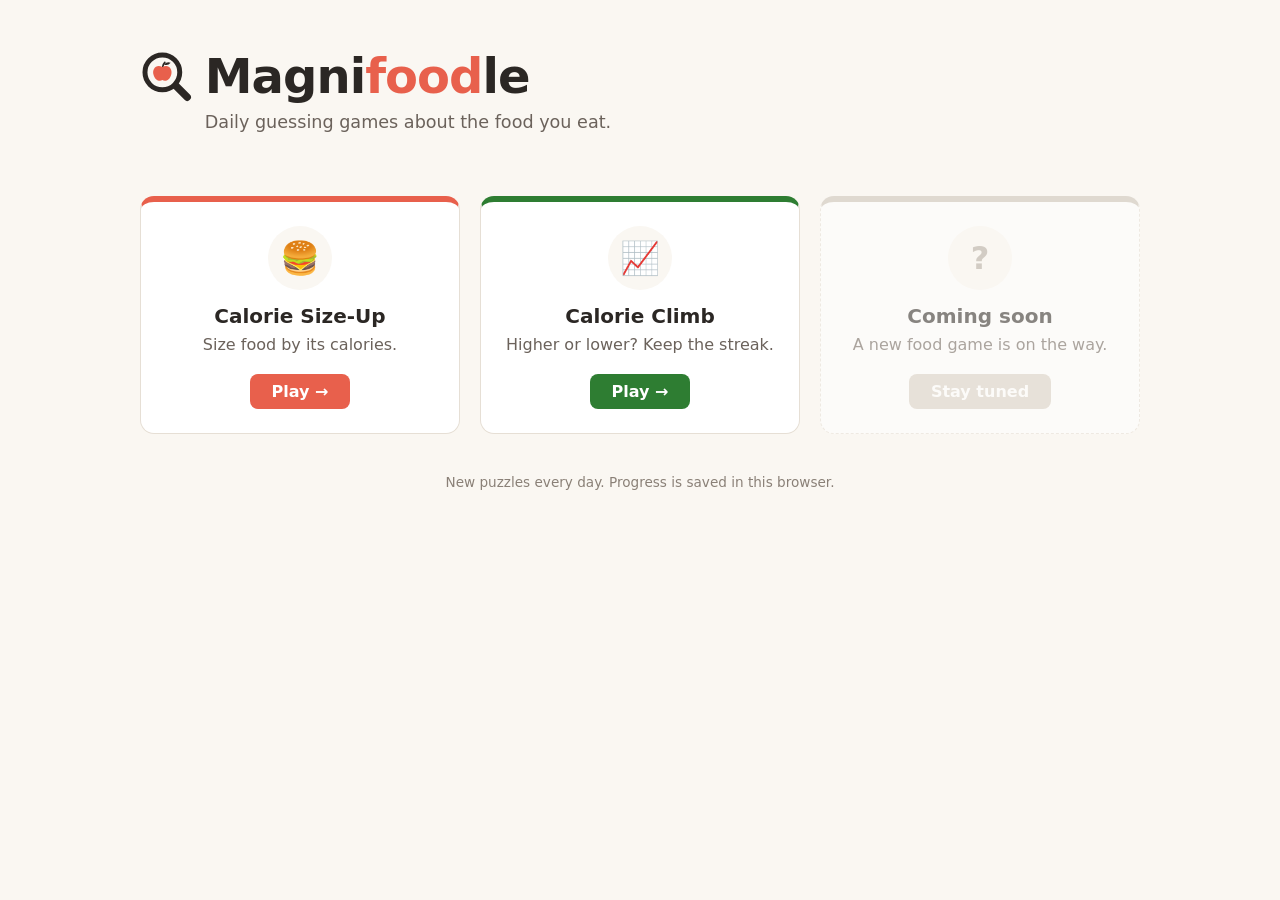
<file: index.html>
<!DOCTYPE html>
<html lang="en">
<head>
  <meta charset="UTF-8" />
  <meta name="viewport" content="width=device-width, initial-scale=1" />
  <title>Magnifoodle — daily food games</title>
  <link rel="icon" type="image/svg+xml" href="logo.svg" />
  <link rel="stylesheet" href="home.css" />
</head>
<body>
  <header>
    <h1><img class="logo" src="logo.svg" alt="" />Magni<span>food</span>le</h1>
    <p class="tagline">Daily guessing games about the food you eat.</p>
  </header>

  <main class="grid" id="games"></main>

  <footer>New puzzles every day. Progress is saved in this browser.</footer>

  <script>
    // To add a game: create games/<folder>/index.html and add an entry here.
    // Set comingSoon: true to show a greyed-out placeholder card.
    const GAMES = [
      {
        title: "Calorie Size-Up",
        href: "games/calories/index.html",
        description: "Size food by its calories.",
        icon: "🍔",
        color: "#e8604c",
      },
      {
        title: "Calorie Climb",
        href: "games/climb/index.html",
        description: "Higher or lower? Keep the streak.",
        icon: "📈",
        color: "#2e7d32",
      },
      { title: "Coming soon", description: "A new food game is on the way.", comingSoon: true },
    ];

    const grid = document.getElementById("games");
    for (const g of GAMES) {
      const card = document.createElement(g.comingSoon ? "div" : "a");
      card.className = "card" + (g.comingSoon ? " soon" : "");
      if (!g.comingSoon) card.href = g.href;
      card.style.setProperty("--accent", g.color || "#c9c1b6");
      card.innerHTML = `
        <div class="icon">${g.comingSoon ? "?" : g.icon}</div>
        <h2>${g.title}</h2>
        <p>${g.description}</p>
        <span class="play">${g.comingSoon ? "Stay tuned" : "Play →"}</span>`;
      grid.appendChild(card);
    }
  </script>
</body>
</html>
</file>
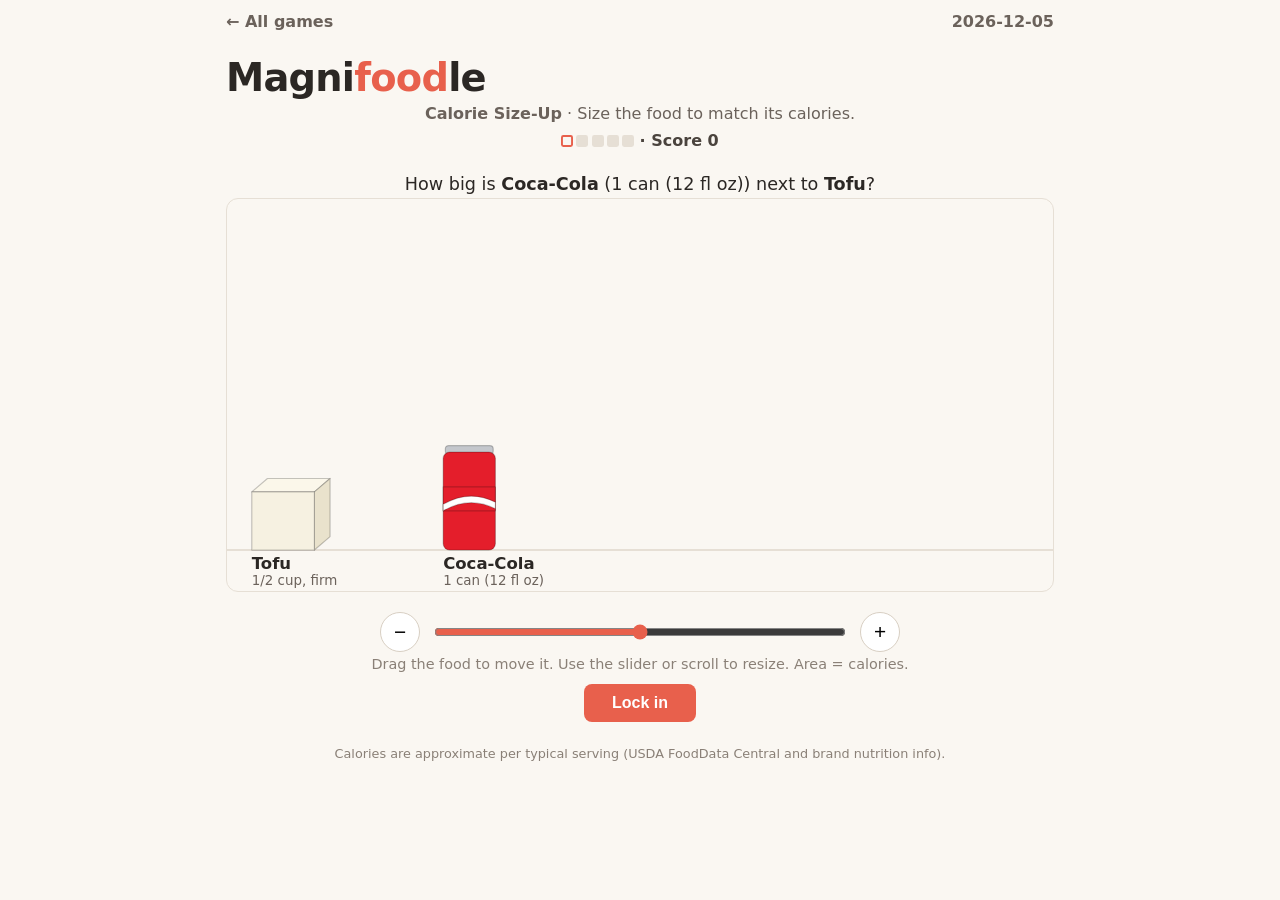
<file: games/calories/index.html>
<!DOCTYPE html>
<html lang="en">
<head>
  <meta charset="UTF-8" />
  <meta name="viewport" content="width=device-width, initial-scale=1" />
  <title>Calorie Size-Up — Magnifoodle</title>
  <link rel="icon" type="image/svg+xml" href="../../logo.svg" />
  <link rel="stylesheet" href="styles.css" />
</head>
<body>
  <nav class="back"><a href="../../index.html">← All games</a><span class="date" id="dateLabel"></span></nav>
  <header>
    <h1>Magni<span>food</span>le</h1>
    <p class="tagline"><b>Calorie Size-Up</b> · Size the food to match its calories.</p>
    <p class="meta"><span class="progress" id="progress" role="img" aria-label="Round 1 of 5"><i></i><i></i><i></i><i></i><i></i></span> · Score <span id="totalScore">0</span></p>
  </header>

  <main id="game">
    <p class="prompt" id="prompt"></p>

    <svg id="stage" viewBox="0 0 800 380" role="img" aria-label="Food size comparison">
      <line x1="0" y1="340" x2="800" y2="340" class="ground" />
      <g id="refGroup"></g>
      <g id="targetGroup"></g>
      <g id="ghostGroup"></g>
    </svg>

    <div class="controls" id="controls">
      <button id="smaller" aria-label="Make smaller">−</button>
      <input type="range" id="sizeSlider" min="-1000" max="1000" value="0" aria-label="Target size" />
      <button id="bigger" aria-label="Make bigger">+</button>
    </div>
    <p class="hint" id="hint">Drag the food to move it. Use the slider or scroll to resize. Area = calories.</p>

    <button id="lockBtn" class="primary">Lock in</button>

    <div id="result" class="result hidden">
      <p id="resultText"></p>
      <button id="nextBtn" class="primary">Next round</button>
    </div>
  </main>

  <section id="summary" class="hidden">
    <h2>Today's result</h2>
    <p class="big" id="finalScore"></p>
    <table id="summaryTable"></table>
    <div class="share-row">
      <button id="shareBtn" class="primary">Share</button>
      <button id="copyBtn" class="secondary">Copy result</button>
    </div>
    <p class="hint" id="shareMsg"></p>
    <p class="hint">A new set of five comes out tomorrow.</p>
  </section>

  <footer>
    Calories are approximate per typical serving (USDA FoodData Central and brand nutrition info).
  </footer>

  <script src="foods.js"></script>
  <script src="shapes.js"></script>
  <script src="shapes-extra.js"></script>
  <script src="game.js"></script>
</body>
</html>
</file>
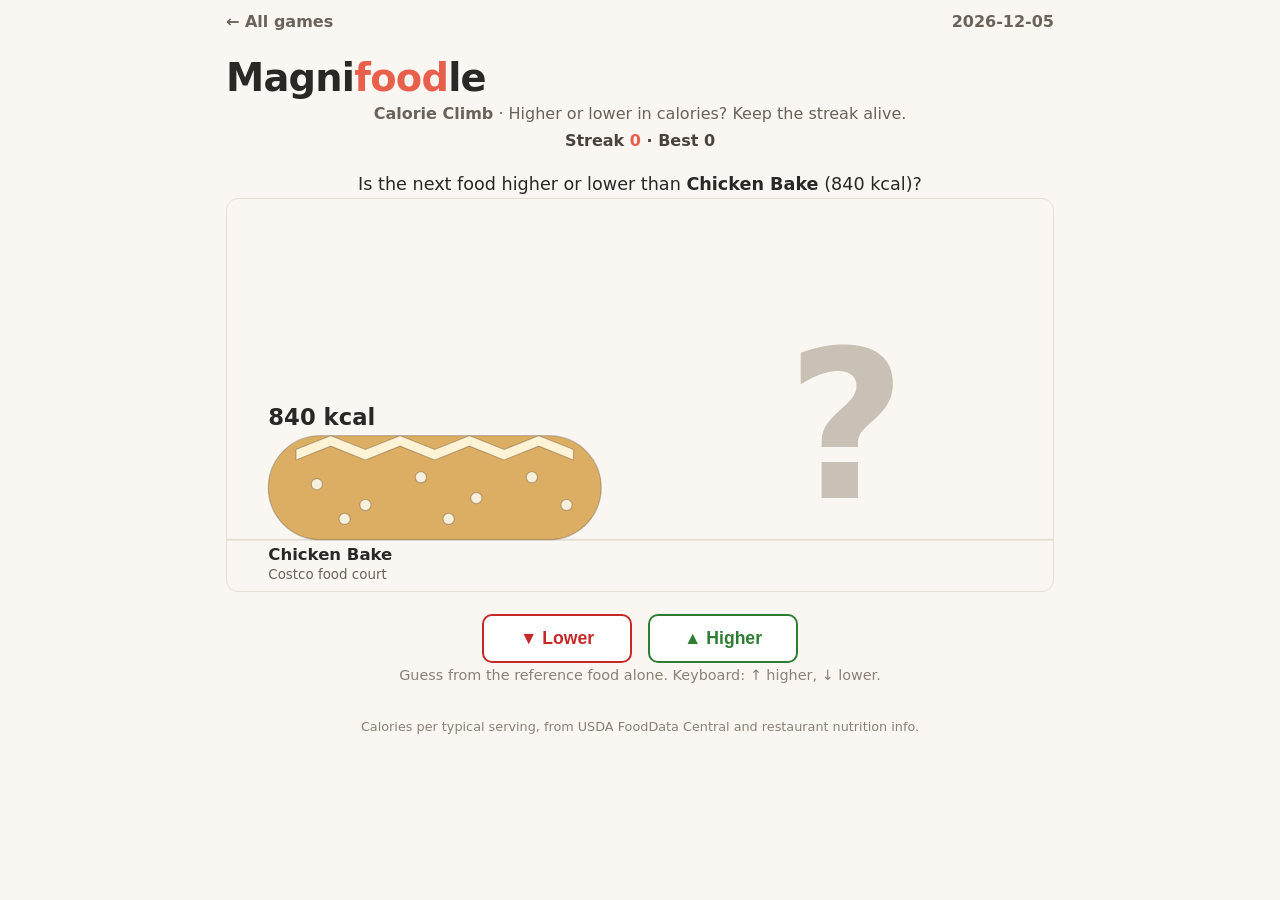
<file: games/climb/index.html>
<!DOCTYPE html>
<html lang="en">
<head>
  <meta charset="UTF-8" />
  <meta name="viewport" content="width=device-width, initial-scale=1" />
  <title>Calorie Climb — Magnifoodle</title>
  <link rel="icon" type="image/svg+xml" href="../../logo.svg" />
  <!-- Shares the base look (header, buttons, stage) with Calorie Size-Up -->
  <link rel="stylesheet" href="../calories/styles.css" />
  <link rel="stylesheet" href="climb.css" />
</head>
<body>
  <nav class="back"><a href="../../index.html">← All games</a><span class="date" id="dateLabel"></span></nav>
  <header>
    <h1>Magni<span>food</span>le</h1>
    <p class="tagline"><b>Calorie Climb</b> · Higher or lower in calories? Keep the streak alive.</p>
    <p class="meta">Streak <span class="streak" id="streak">0</span> · Best <span id="best">0</span></p>
  </header>

  <main id="game">
    <p class="prompt" id="prompt"></p>

    <svg id="stage" viewBox="0 0 800 380" role="img" aria-label="Current food and next food">
      <line x1="0" y1="330" x2="800" y2="330" class="ground" />
      <g id="curGroup"></g>
      <g id="nextGroup"></g>
      <text id="feedback" x="400" y="40" text-anchor="middle" class="feedback"></text>
    </svg>

    <div class="choices" id="choices">
      <button id="lowerBtn" class="choice lower">▼ Lower</button>
      <button id="higherBtn" class="choice higher">▲ Higher</button>
    </div>
    <p class="hint" id="hint">Guess from the reference food alone. Keyboard: ↑ higher, ↓ lower.</p>
  </main>

  <section id="summary" class="hidden">
    <h2 id="summaryTitle">Run over</h2>
    <p class="big" id="finalStreak"></p>
    <p class="hint" id="bestLine"></p>
    <div class="share-row">
      <button id="shareBtn" class="primary">Share</button>
      <button id="copyBtn" class="secondary">Copy result</button>
    </div>
    <p class="hint" id="shareMsg"></p>
    <h3>Your climb</h3>
    <table id="recap"></table>
    <p class="hint">A new climb starts tomorrow.</p>
  </section>

  <footer>
    Calories per typical serving, from USDA FoodData Central and restaurant nutrition info.
  </footer>

  <script src="../calories/foods.js"></script>
  <script src="../calories/shapes.js"></script>
  <script src="../calories/shapes-extra.js"></script>
  <script src="climb.js"></script>
</body>
</html>
</file>
<file: home.css>
* { box-sizing: border-box; }

body {
  margin: 0;
  font-family: system-ui, -apple-system, "Segoe UI", sans-serif;
  background: #faf7f2;
  color: #2b2724;
  text-align: center;
}

:root { --content-w: 1000px; --side: 24px; }   /* page width and side margins: change here */

header { padding: 48px 0 64px; }   /* bottom = space between the title block and the game cards */
h1 { margin: 0 auto; font-size: 3rem; letter-spacing: -0.02em; max-width: calc(var(--content-w) + 2 * var(--side)); padding: 0 var(--side); text-align: left; }  /* lines up with the cards */
h1 span { color: #e8604c; }
h1 .logo { height: 1.1em; width: auto; vertical-align: -0.2em; margin-right: 0.25em; }
.tagline { margin: 8px auto 0; color: #6b625b; font-size: 1.1rem; max-width: calc(var(--content-w) + 2 * var(--side)); padding: 0 var(--side) 0 calc(var(--side) + 4.05rem); text-align: left; }  /* starts under "Magnifoodle": logo 1.1em + gap 0.25em, at the 3rem title size */

.grid {
  display: grid;
  grid-template-columns: repeat(auto-fit, minmax(240px, 1fr));
  gap: 20px;
  max-width: calc(var(--content-w) + 2 * var(--side));
  margin: 0 auto;
  padding: 0 var(--side);
}

.card {
  display: flex; flex-direction: column; align-items: center;
  background: #fff;
  border: 1px solid #e6dfd5;
  border-top: 6px solid var(--accent);
  border-radius: 14px;
  padding: 24px 20px;
  color: inherit;
  text-decoration: none;
  transition: transform 0.12s ease, box-shadow 0.12s ease;
}
a.card:hover { transform: translateY(-3px); box-shadow: 0 8px 20px rgba(0, 0, 0, 0.08); }

.icon {
  width: 64px; height: 64px; border-radius: 50%;
  display: grid; place-items: center;
  font-size: 2rem; font-weight: 700;
  background: #faf7f2;
}
.card h2 { margin: 14px 0 6px; font-size: 1.25rem; }
.card p { margin: 0 0 18px; color: #6b625b; line-height: 1.4; flex: 1; }

.play {
  background: var(--accent); color: #fff;
  border-radius: 8px; padding: 8px 22px; font-weight: 600;
}

.card.soon { opacity: 0.55; border-style: dashed; border-top-style: solid; }
.card.soon .icon { color: #b3aa9f; }
.card.soon .play { background: #d8d0c5; }

footer { color: #8a8077; font-size: 0.85rem; padding: 40px 16px; }
</file>
<file: games/calories/styles.css>
* { box-sizing: border-box; }

body {
  margin: 0;
  font-family: system-ui, -apple-system, "Segoe UI", sans-serif;
  background: #faf7f2;
  color: #2b2724;
  text-align: center;
}

header { padding: 24px 16px 8px; }
h1 { margin: 0 auto; font-size: 2.4rem; letter-spacing: -0.02em; max-width: 860px; padding: 0 16px; text-align: left; }  /* lines up with the game box */
h1 span { color: #e8604c; }
.tagline { margin: 4px 0; color: #6b625b; }
.meta { margin: 8px 0 0; font-weight: 600; color: #4a433d; }

main, #summary { max-width: 860px; margin: 0 auto; padding: 0 16px; }

.prompt { font-size: 1.1rem; margin: 16px 0 4px; }

#stage {
  width: 100%;
  height: auto;
  background: #faf7f2;
  border: 1px solid #e6dfd5;
  border-radius: 12px;
  touch-action: none;
}
.ground { stroke: #e6dfd5; stroke-width: 2; }

.food-part { stroke: rgba(0,0,0,0.22); stroke-width: 1.2; stroke-linejoin: round; vector-effect: non-scaling-stroke; }
.food-name { font-weight: 700; font-size: 16px; fill: #2b2724; }
.food-serving { font-size: 13px; fill: #6b625b; }
.food-kcal { font-weight: 700; font-size: 15px; fill: #2b2724; }
.ghost { opacity: 0.45; pointer-events: none; }

.controls {
  display: flex; align-items: center; justify-content: center; gap: 12px;
  margin: 16px auto 4px; max-width: 520px;
}
.controls input { flex: 1; accent-color: #e8604c; }
.controls button {
  width: 40px; height: 40px; border-radius: 50%;
  border: 1px solid #d8cfc3; background: #fff; font-size: 1.3rem; cursor: pointer;
}

.hint { color: #8a8077; font-size: 0.9rem; margin: 4px 0 12px; }

button.primary {
  background: #e8604c; color: #fff; border: none; border-radius: 8px;
  padding: 10px 28px; font-size: 1rem; font-weight: 600; cursor: pointer;
}
button.primary:hover { background: #d4503d; }

.result { margin: 16px 0; font-size: 1.05rem; }
.result p { margin: 0 0 12px; }
.hidden { display: none !important; }

#summary { padding-top: 16px; }
.big { font-size: 2.2rem; font-weight: 800; margin: 4px 0 16px; }
#summaryTable { margin: 0 auto 16px; border-collapse: collapse; text-align: left; }
#summaryTable td, #summaryTable th { padding: 6px 12px; border-bottom: 1px solid #e6dfd5; }

footer { color: #8a8077; font-size: 0.8rem; padding: 24px 16px; }

.back { display: flex; justify-content: space-between; align-items: center; max-width: 860px; margin: 0 auto; padding: 12px 16px 0; }
.back .date { color: #6b625b; font-weight: 600; }
.back a { color: #6b625b; text-decoration: none; font-weight: 600; }
.back a:hover { color: #e8604c; }

/* Round progress: 5 bars sized to the surrounding text */
.progress { display: inline-flex; gap: 0.2em; vertical-align: -0.05em; }
.progress i {
  display: inline-block; width: 0.75em; height: 0.75em;
  border-radius: 0.15em; background: #e6dfd5;
  box-sizing: border-box; transition: background 0.25s ease;
}
.progress i.current { background: transparent; box-shadow: inset 0 0 0 0.12em #e8604c; }
.progress i.filled { background: #e8604c; }

/* Draggable target food */
#targetGroup { cursor: grab; transition: opacity 0.15s ease; }
#stage.dragging, #stage.dragging #targetGroup { cursor: grabbing; }
#targetGroup.overlap { opacity: 0.7; }
#stage text { user-select: none; }

/* Results: Share (primary) + Copy (secondary) */
.share-row { display: flex; gap: 12px; justify-content: center; flex-wrap: wrap; }
button.secondary {
  background: #fff; color: #e8604c; border: 2px solid #e8604c; border-radius: 8px;
  padding: 8px 24px; font-size: 1rem; font-weight: 600; cursor: pointer;
}
button.secondary:hover { background: #fdf0ec; }
</file>
<file: games/climb/climb.css>
/* Calorie Climb: additions on top of ../calories/styles.css */

.streak { color: #e8604c; font-weight: 800; }

.feedback { font-size: 26px; font-weight: 800; }
.feedback.right { fill: #2e7d32; }
.feedback.wrong { fill: #c62828; }

.food-kcal-big { font-size: 22px; font-weight: 800; fill: #2b2724; }
.mystery-q { font-size: 200px; font-weight: 800; fill: #c9c1b6; }

/* Revealed food grows/shrinks from the mystery size to its true calorie size */
.grow { transition: transform 0.6s ease; }

.choices { display: flex; justify-content: center; gap: 16px; margin: 18px 0 4px; }
.choice {
  min-width: 150px; padding: 12px 24px; font-size: 1.1rem; font-weight: 700;
  border-radius: 10px; cursor: pointer; border: 2px solid; background: #fff;
}
.choice.higher { color: #2e7d32; border-color: #2e7d32; }
.choice.higher:hover { background: #e8f5e9; }
.choice.lower { color: #c62828; border-color: #c62828; }
.choice.lower:hover { background: #fdecea; }
.choice:disabled { opacity: 0.4; cursor: default; }

#summary h3 { margin: 28px 0 8px; }
#recap { margin: 0 auto 16px; border-collapse: collapse; text-align: left; }
#recap td, #recap th { padding: 5px 12px; border-bottom: 1px solid #e6dfd5; }
#recap td.num { text-align: right; font-variant-numeric: tabular-nums; }
</file>
